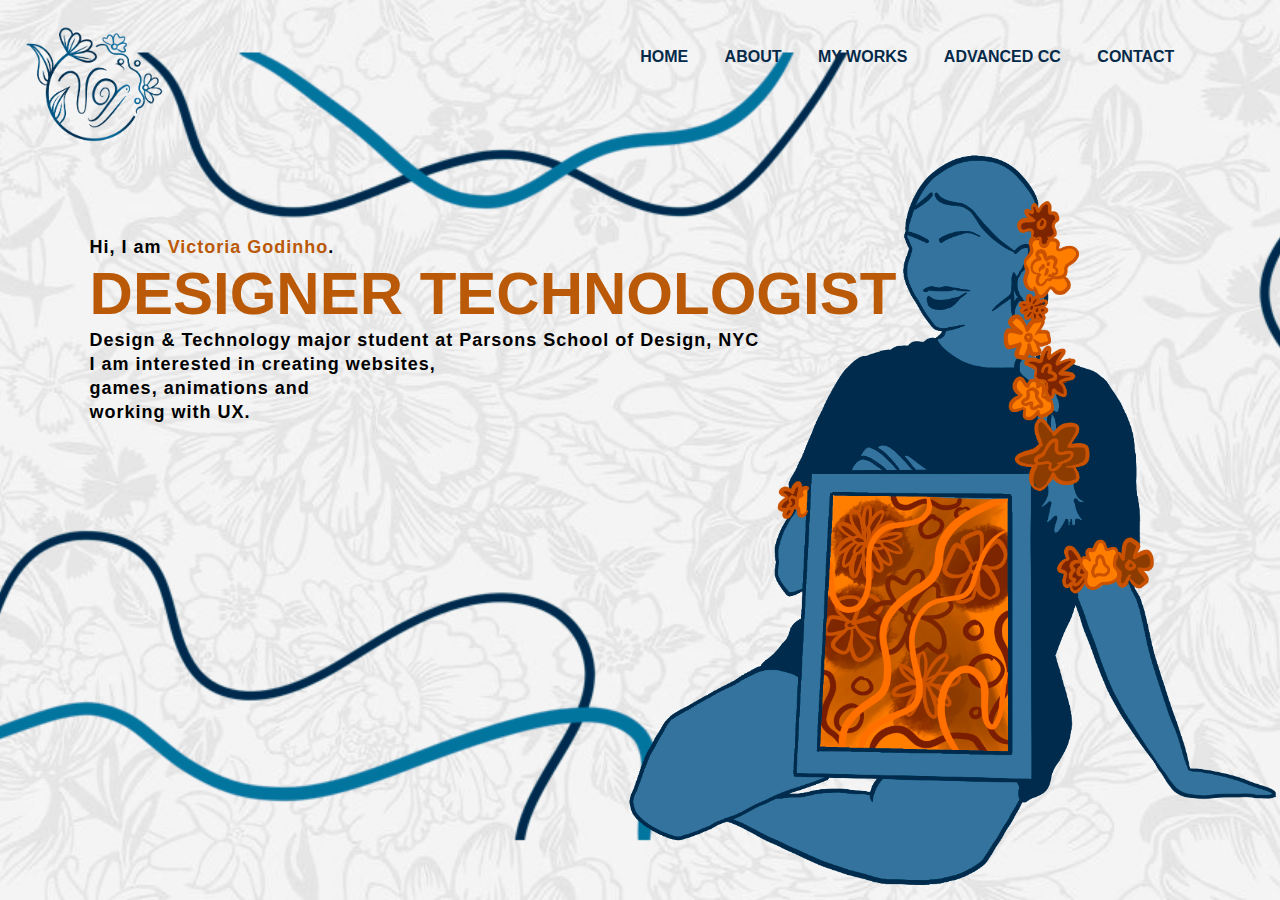
<file: index.html>
<!DOCTYPE html>
<html lang="en">
<head>
    <title>My Portfolio</title>
    <link rel="stylesheet" href="style.css">
</head>
<body>
    <div class="main">
        <div class="navbar">
           <img src="images/logo.png" class="logo">

           <ul>
            <li><a href="index.html">HOME</a></li>
            <li><a href="about.html">ABOUT</a></li>
            <li><a href="works.html">MY WORKS</a></li>
            <li><a href="advancedcc.html">ADVANCED CC</a></li> 
            <li><a href="contact.html">CONTACT</a></li>
            
        </ul>        
        </div>

        <div class="info">
            <h3>Hi, I am <span>Victoria Godinho</span>.</h3>
            <h1><span>D</span>ESIGNER <span>T</span>ECHNOLOGIST</h1>
            <h3> Design & Technology major student at Parsons School of Design, NYC<br>
            I am interested in creating websites,<br> games, animations and <br> working with UX.</h3>
        </div>

        <div class="image">
         <img src="images/me.png" class="me">
        </div>
    </div>
</body>
</html>
</file>
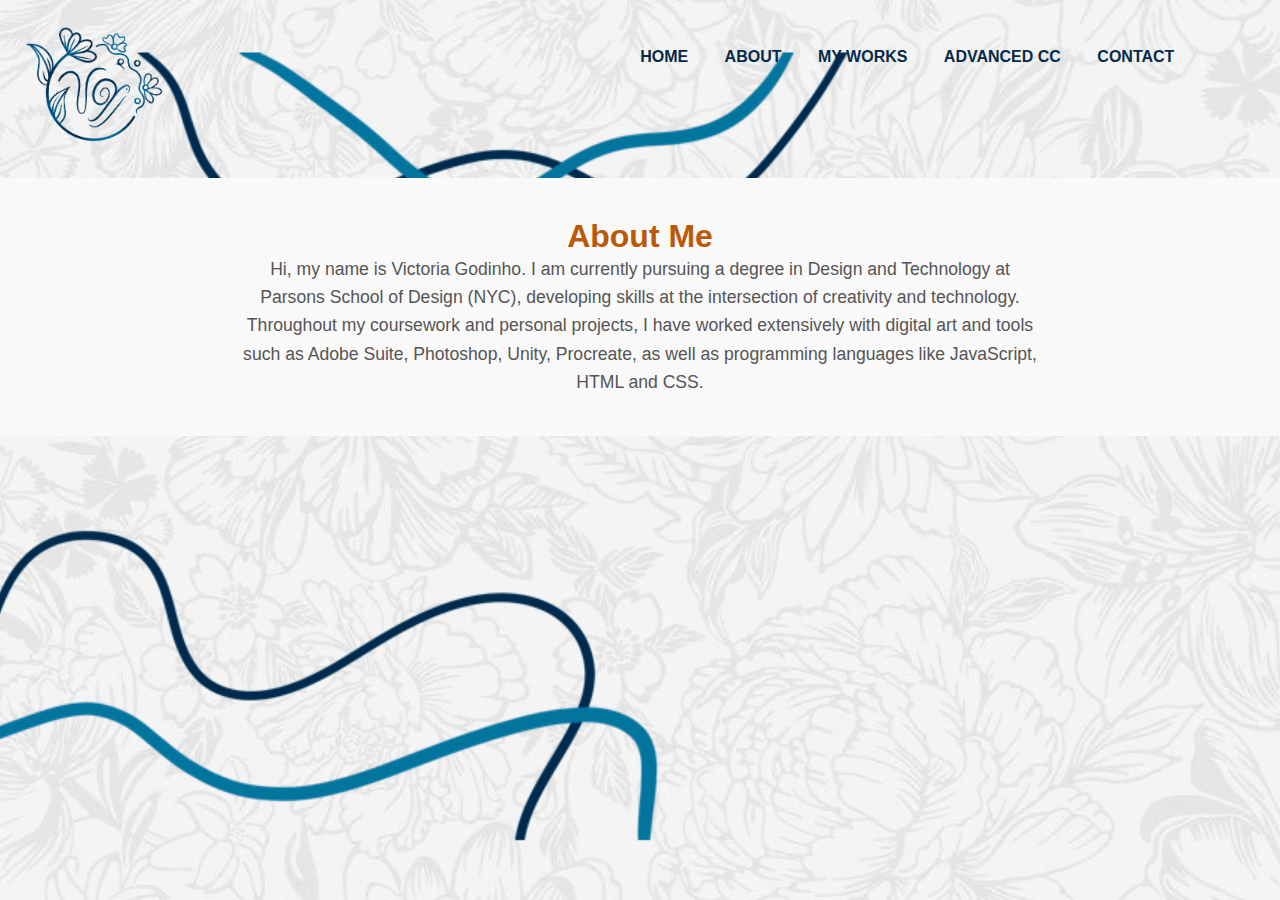
<file: about.html>
<!DOCTYPE html>
<html lang="en">
<head>
    <title>About - Victoria Godinho</title>
    <link rel="stylesheet" href="style.css">
</head>
<body>
    <div class="main">
        <div class="navbar">
            <img src="images/logo.png" class="logo">

            <ul>
                <li><a href="index.html">HOME</a></li>
                <li><a href="about.html">ABOUT</a></li> <!-- Added link for About -->
                <li><a href="works.html">MY WORKS</a></li>
                <li><a href="advancedcc.html">ADVANCED CC</a></li>
                <li><a href="contact.html">CONTACT</a></li>
            </ul>
        </div>

        <div class="about-info">
            <h2>About Me</h2>
            <p>Hi, my name is Victoria Godinho. I am currently pursuing a degree in Design and Technology at Parsons School of Design (NYC), developing skills at the intersection of creativity and technology. Throughout my coursework and personal projects, I have worked extensively with digital art and tools such as Adobe Suite, Photoshop, Unity, Procreate, as well as programming languages like JavaScript, HTML and CSS.</p>
        </div>
    </div>
</body>
</html>
</file>
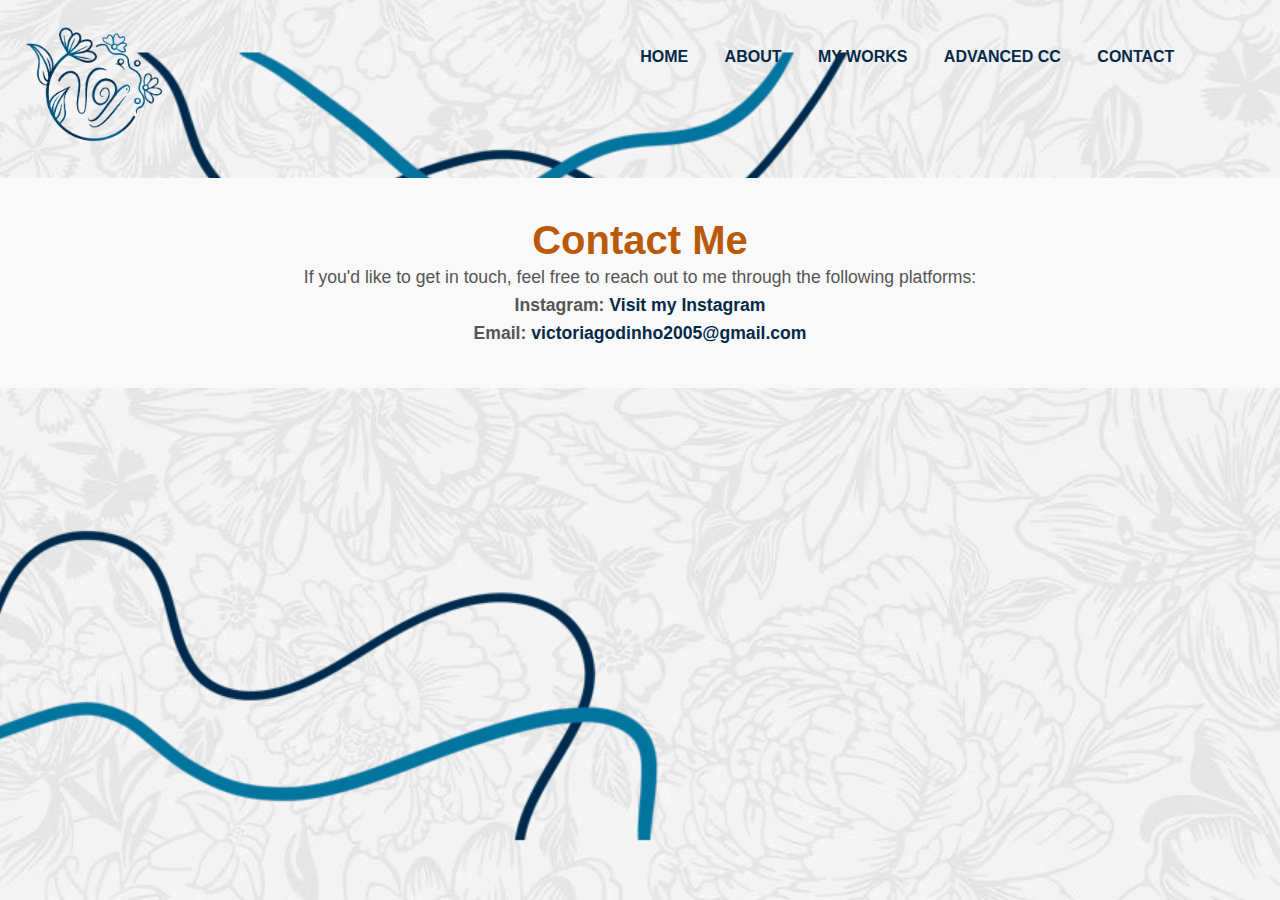
<file: contact.html>
<!DOCTYPE html>
<html lang="en">
<head>
    <title>Contact - Victoria Godinho</title>
    <link rel="stylesheet" href="style.css">
</head>
<body>
    <div class="main">
        <div class="navbar">
            <img src="images/logo.png" class="logo">

            <ul>
                <li><a href="index.html">HOME</a></li>
                <li><a href="about.html">ABOUT</a></li>
                <li><a href="works.html">MY WORKS</a></li>
                <li><a href="advancedcc.html">ADVANCED CC</a></li>
                <li><a href="contact.html">CONTACT</a></li>
            </ul>
        </div>

        <div class="contact-info">
            <h2>Contact Me</h2>

            <p>If you'd like to get in touch, feel free to reach out to me through the following platforms:</p>

            <div class="contact-links">
                <p><strong>Instagram:</strong> <a href="https://www.instagram.com/vicartz/" target="_blank">Visit my Instagram</a></p>
                <p><strong>Email:</strong> <a href="mailto:victoriagodinho2005@gmail.com">victoriagodinho2005@gmail.com</a></p>
            </div>
        </div>
    </div>
</body>
</html>
</file>
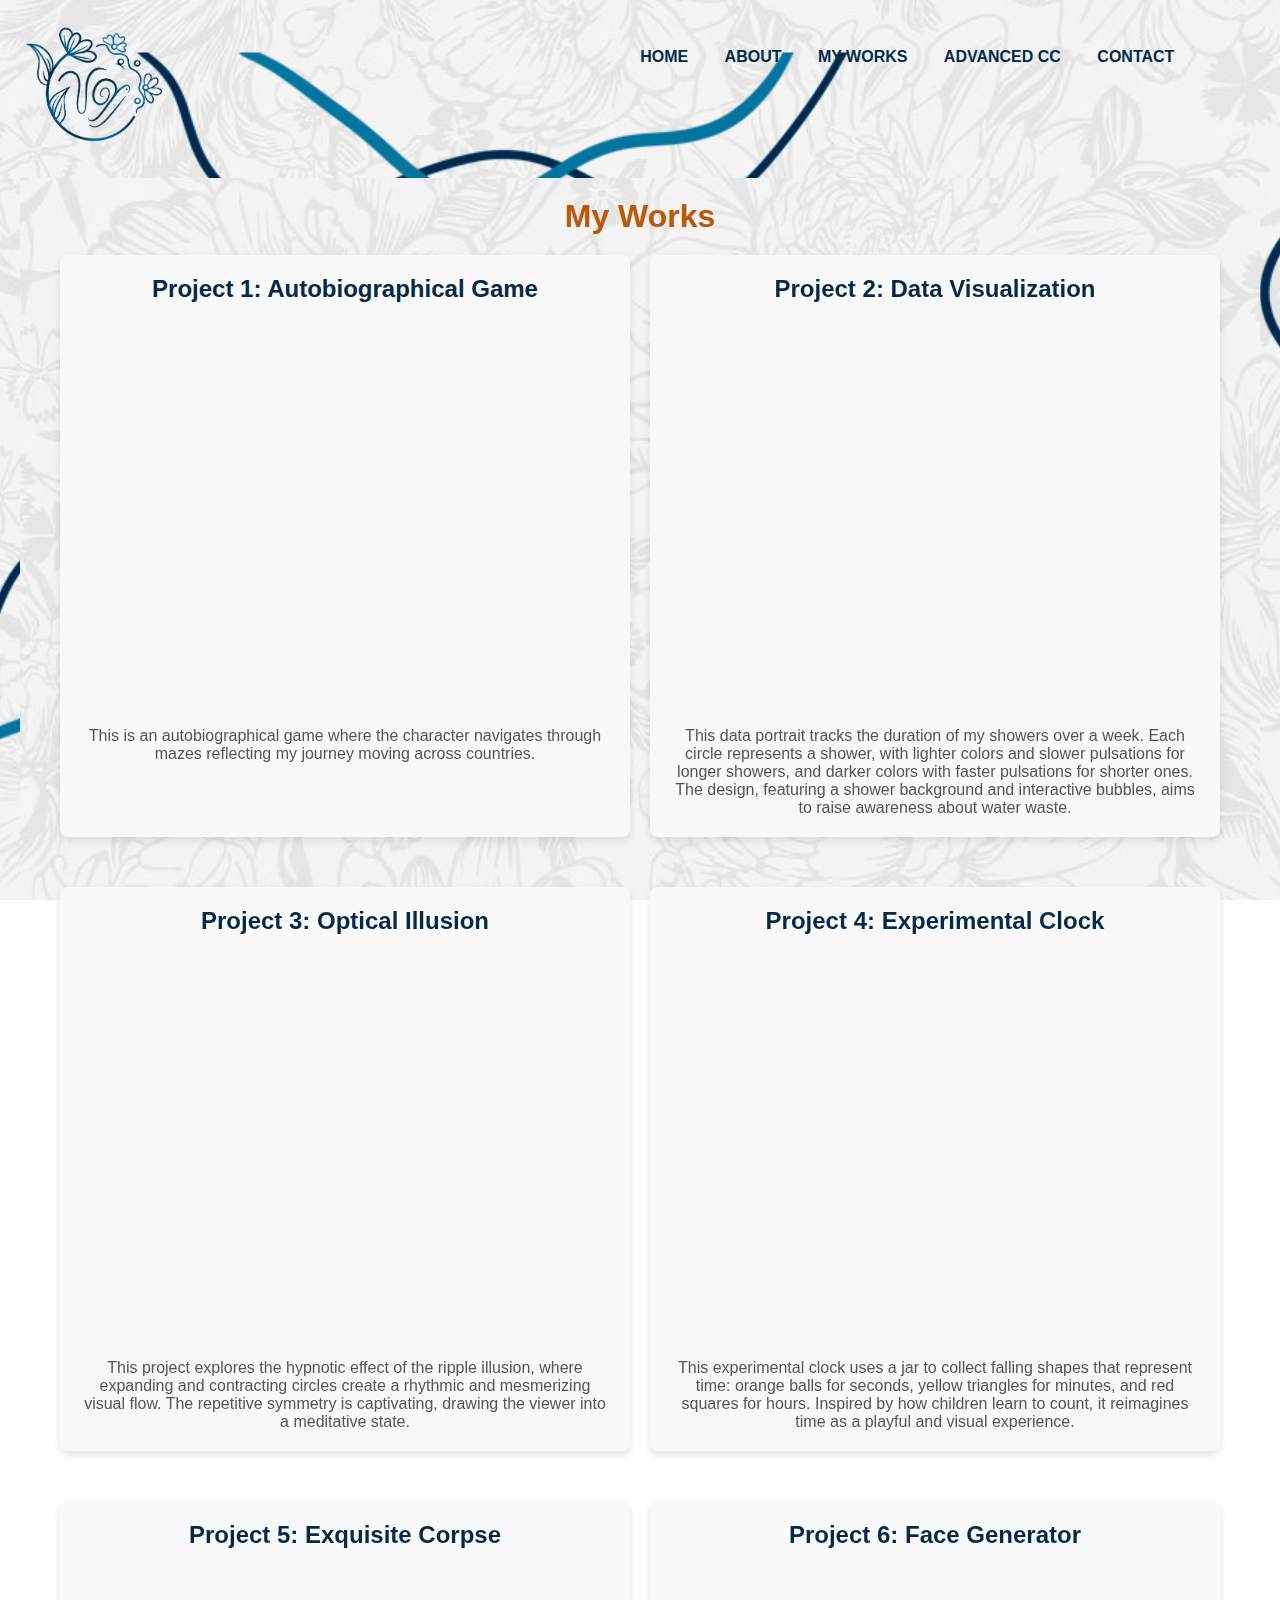
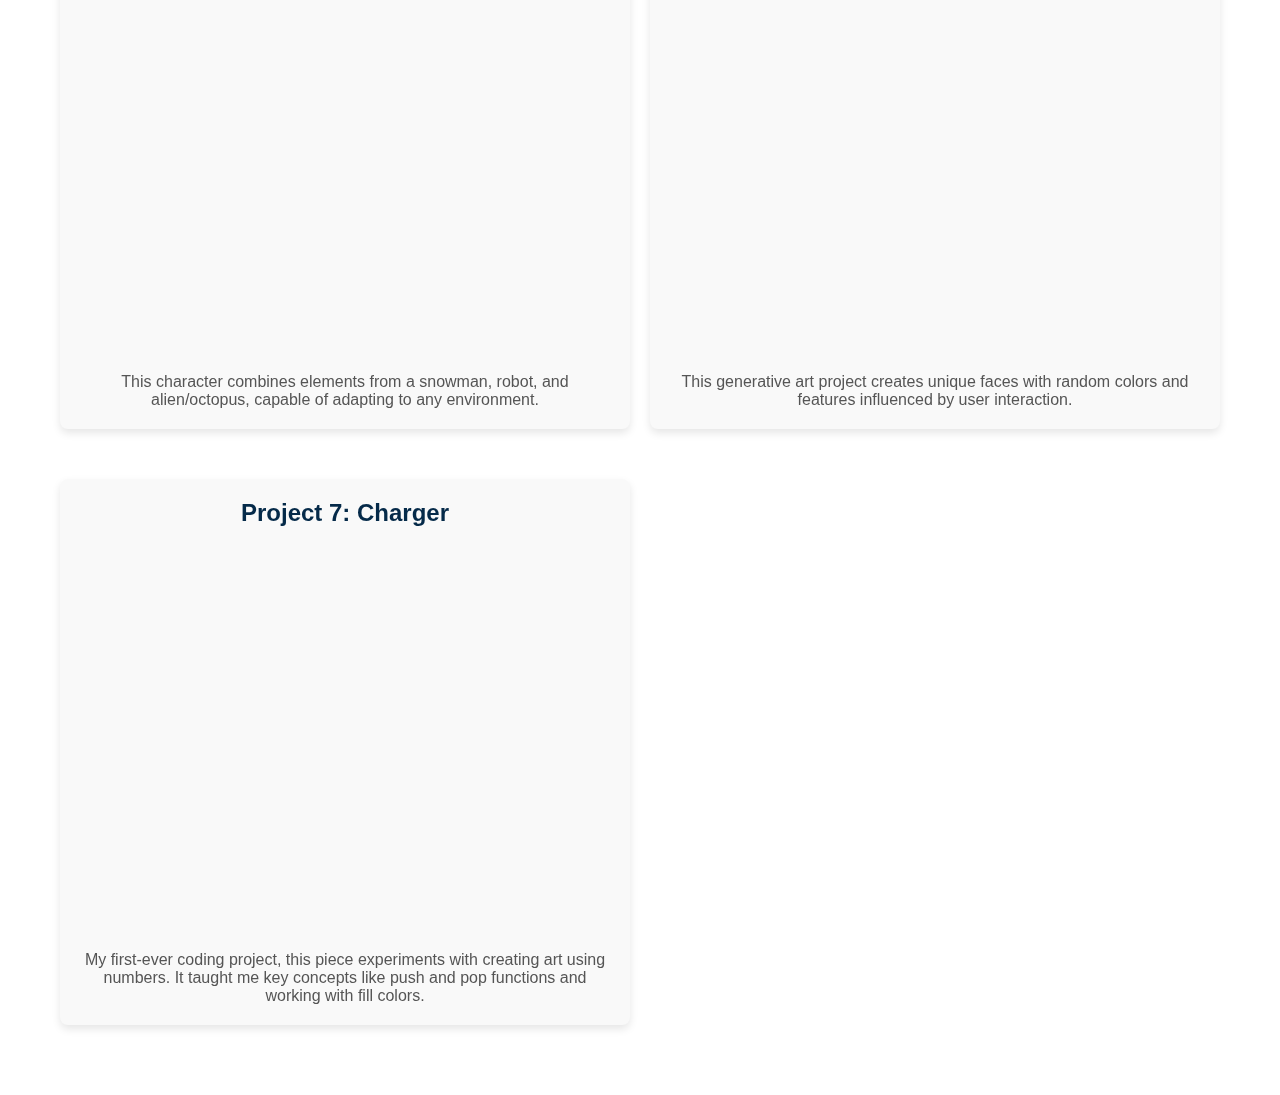
<file: works.html>
<!DOCTYPE html>
<html lang="en">
<head>
    <title>My Works - Victoria Godinho</title>
    <link rel="stylesheet" href="style.css">
</head>
<body>
    <div class="main">
        <div class="navbar">
            <img src="images/logo.png" class="logo">

            <ul>
                <li><a href="index.html">HOME</a></li>
                <li><a href="about.html">ABOUT</a></li>
                <li><a href="works.html">MY WORKS</a></li>
                <li><a href="advancedcc.html">ADVANCED CC</a></li>
                <li><a href="contact.html">CONTACT</a></li>
            </ul>
        </div>

        <div class="works-info">
            <h2>My Works</h2>

            <div class="projects-grid">
                <!-- Project 1 -->
                <div class="project">
                    <h3>Project 1: Autobiographical Game</h3>
                    <iframe src="https://editor.p5js.org/victoriagodinho/full/XJnKhDjTh" width="100%" height="400"></iframe>
                    <p>This is an autobiographical game where the character navigates through mazes reflecting my journey moving across countries.</p>
                </div>

                <!-- Project 2 -->
                <div class="project">
                    <h3>Project 2: Data Visualization</h3>
                    <iframe src="https://editor.p5js.org/victoriagodinho/full/l618t5KuV" width="100%" height="400"></iframe>
                    <p>This data portrait tracks the duration of my showers over a week. Each circle represents a shower, with lighter colors and slower pulsations for longer showers, and darker colors with faster pulsations for shorter ones. The design, featuring a shower background and interactive bubbles, aims to raise awareness about water waste.</p>
                </div>

                <!-- Project 3 -->
                <div class="project">
                    <h3>Project 3: Optical Illusion</h3>
                    <iframe src="https://editor.p5js.org/victoriagodinho/full/KGdMzONQm" width="100%" height="400"></iframe>
                    <p>This project explores the hypnotic effect of the ripple illusion, where expanding and contracting circles create a rhythmic and mesmerizing visual flow. The repetitive symmetry is captivating, drawing the viewer into a meditative state.</p>
                </div>

                <!-- Project 4 -->
                <div class="project">
                    <h3>Project 4: Experimental Clock</h3>
                    <iframe src="https://editor.p5js.org/victoriagodinho/full/BoAeezQer" width="100%" height="400"></iframe>
                    <p>This experimental clock uses a jar to collect falling shapes that represent time: orange balls for seconds, yellow triangles for minutes, and red squares for hours. Inspired by how children learn to count, it reimagines time as a playful and visual experience.</p>
                </div>

                <!-- Project 5 -->
                <div class="project">
                    <h3>Project 5: Exquisite Corpse</h3>
                    <iframe src="https://editor.p5js.org/victoriagodinho/full/kPARzVXDJ" width="100%" height="400"></iframe>
                    <p>This character combines elements from a snowman, robot, and alien/octopus, capable of adapting to any environment.</p>
                </div>

                <!-- Project 6 -->
                <div class="project">
                    <h3>Project 6: Face Generator</h3>
                    <iframe src="https://editor.p5js.org/victoriagodinho/full/bNASTT9nO" width="100%" height="400"></iframe>
                    <p>This generative art project creates unique faces with random colors and features influenced by user interaction.</p>
                </div>

                <!-- Project 7 -->
                <div class="project">
                    <h3>Project 7: Charger</h3>
                    <iframe src="https://editor.p5js.org/victoriagodinho/full/9Jcq0JTqB" width="100%" height="400"></iframe>
                    <p>My first-ever coding project, this piece experiments with creating art using numbers. It taught me key concepts like push and pop functions and working with fill colors.</p>
                </div>
            </div>
        </div>
    </div>
</body>
</html>
</file>
<file: style.css>
*{
    margin: 0;
    padding: 0;
}

.main{
    width: 100%;
    background: url(images/bglines.png);
    background-position: center;
    background-size: cover;
    height: 100vh;
    position: relative;
    font-family: sans-serif;
}

.navbar{
    width: 86%;
    display: flex;
    margin: auto;
    padding: 15px 0; /* Reduce padding to bring navbar up */
    align-items: center;
    justify-content: space-between;
}

.logo {
    width: 140px; 
    cursor: pointer; 
    margin-left: -6%; 
    margin-top: 1%; 
}

ul{
    margin-top: -4%
}

ul li{
    list-style: none;
    display: inline-block;
    padding: 10px 16px;
}

ul li a{
    font-size: 16px;
    font-weight: bold;
    text-decoration: none;
    color: #052a49;
    margin-top: -3%;
    transition: .4s ease;
}

ul li a:hover{
    color: #ba5908;
}

.info{
    margin-left: 7%;
    margin-top: 6%;
}

.info h1{
    font-size: 60px;
    color: #ba5908
}

.info h3{
    font-size: 18px;
    letter-spacing: 1px;
    line-height: 24px;
}

.info span{
    color: #ba5908;
}

.image{
    width:30%;
    height: 60%;
    position: absolute;
    right:100px;
    bottom: 0;
}

.image img{
    position: absolute;
    height: 140%;
    left:40%;
    transform: translate(-50%);
    bottom: 0;
    transition: left 2s ease;
}

.image:hover .me{
    left: 55%;
}

.works-info {
    text-align: center;
    margin: 20px;
}

.project {
    margin-bottom: 30px;
}

.project iframe {
    border: none;
    margin-top: 20px;
    width: 100%;
    max-width: 800px;
    height: 400px;
}

.project h3 {
    font-size: 24px;
    color: #052a49;
}

.project p {
    font-size: 16px;
    color: #555;
    max-width: 800px;
    margin: 0 auto;
}

.works-info {
    background-image: url(images/bgWorks.png);  
    background-size: 120%;
    background-position: center;
    background-attachment: fixed;
    padding: 20px;  
}

.works-info h2 {
    color: #ba5908; 
    font-size: 2em;   
    text-align: center; 
}
.about-info {
    background-color: #f9f9f9;  
    padding: 40px;  
    margin-top: 20px;
}

.about-info h2 {
    font-size: 2em;
    color: #ba5908;
    text-align: center;
}

.about-info p {
    font-size: 1.1em;
    color: #555;
    line-height: 1.6;
    max-width: 800px;
    margin: 0 auto;
    text-align: center;
}
.contact-info {
    background-color: #f9f9f9;
    padding: 40px;
    margin-top: 20px;
    text-align: center;
}

.contact-info h2 {
    font-size: 2.5em;
    color: #ba5908;
}

.contact-info p {
    font-size: 1.1em;
    color: #555;
    line-height: 1.6;
    max-width: 800px;
    margin: 0 auto;
}

.contact-links a {
    color: #052a49;
    text-decoration: none;
    font-weight: bold;
}

.contact-links a:hover {
    color: #ba5908;
}

.projects-grid {
    display: grid;
    grid-template-columns: repeat(auto-fit, minmax(400px, 1fr)); 
    grid-gap: 20px;
    padding: 20px;
}

.project {
    background-color: #f9f9f9;
    padding: 20px;
    border-radius: 8px;
    box-shadow: 0 4px 8px rgba(0,0,0,0.1);
}
</file>
